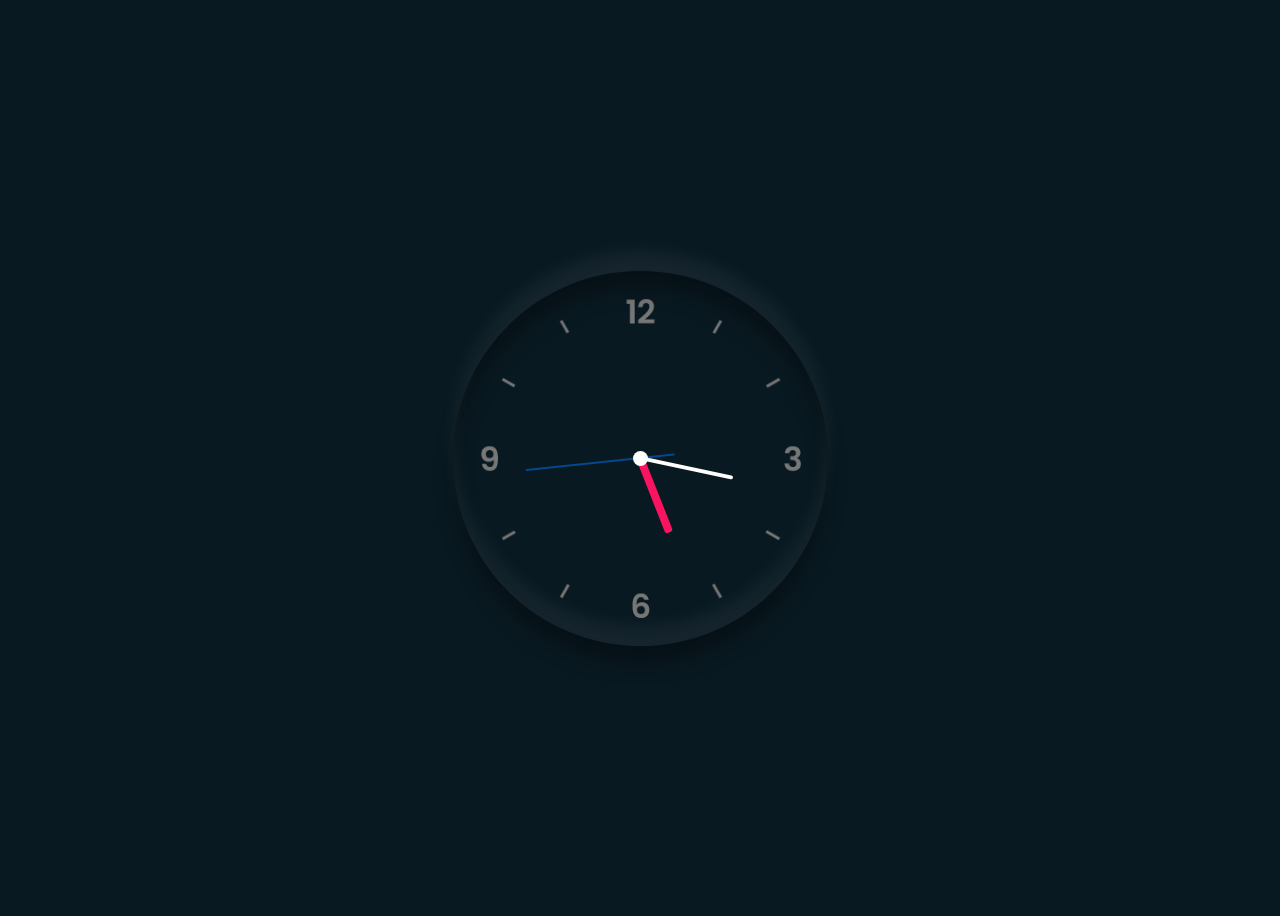
<file: analog-clock/index.html>
<!DOCTYPE html>
<html lang="en">
  <head>
    <meta charset="UTF-8" />
    <meta name="viewport" content="width=device-width, initial-scale=1.0" />
    <meta name="Description" content="A Simple Analog Clock" />
    <meta name="theme-color" content="#091921" />
    <link rel="stylesheet" href="main.css" />
    <link rel="shortcut icon" type="image/png" href="./images/favicon.png" />
    <title>Analog Clock</title>
  </head>
  <body class="dark">
    <div class="clock">
      <div class="hour">
        <div class="hr" id="hr"></div>
      </div>
      <div class="min">
        <div class="mn" id="mn"></div>
      </div>
      <div class="sec">
        <div class="sc" id="sc"></div>
      </div>
    </div>
    <script src="./main.js"></script>
  </body>
</html>
</file>
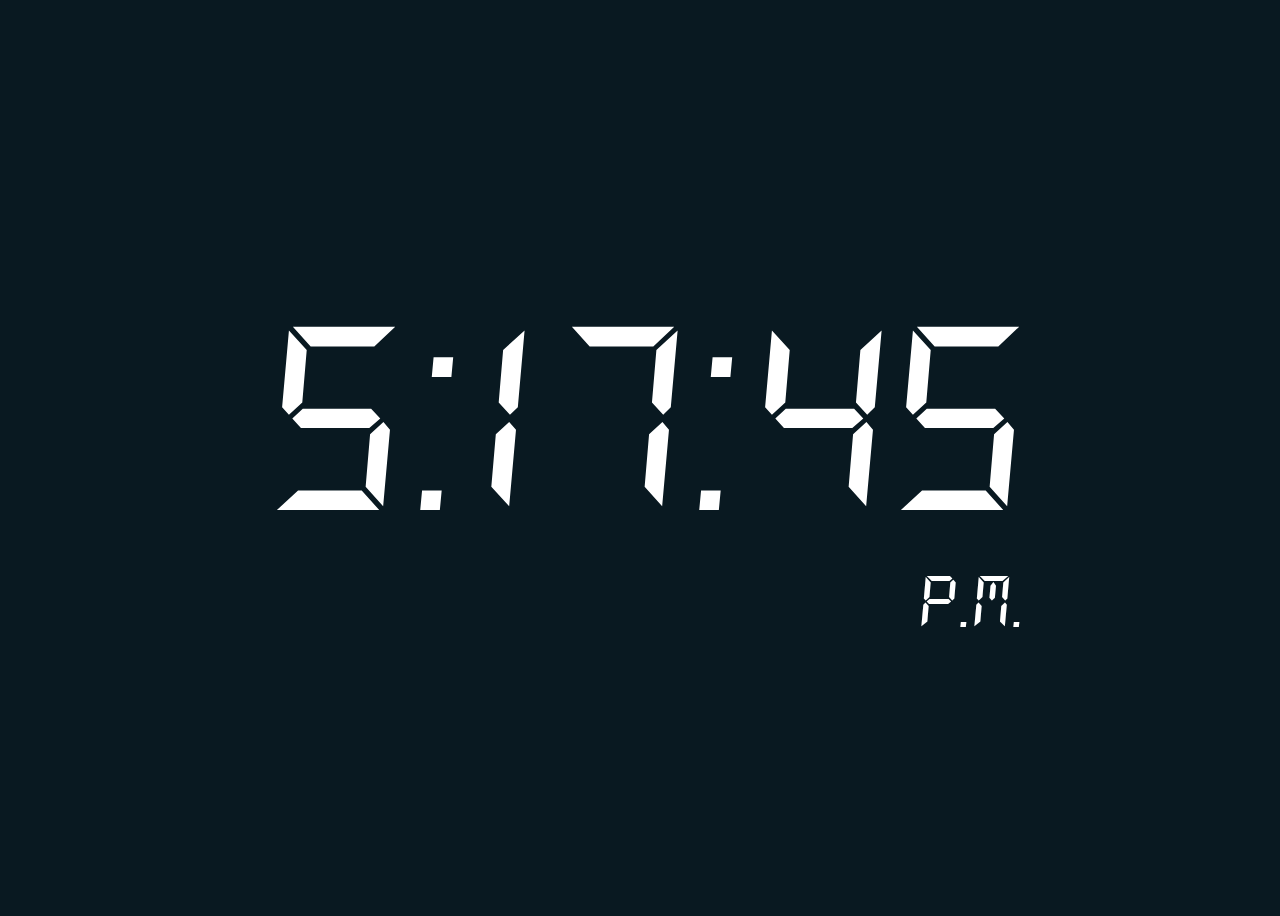
<file: digital-clock/index.html>
<!DOCTYPE html>
<html lang="en">
  <head>
    <meta charset="UTF-8" />
    <meta name="viewport" content="width=device-width, initial-scale=1.0" />
    <meta name="Description" content="A Simple Digital Clock" />
    <link rel="stylesheet" href="main.css" />
    <title>Digital Clock</title>
  </head>
  <body>
    <div class="watch-box">
      <div class="watch-container">
        <div class="time" id="time">12:00:00</div>
        <div class="meridiem" id="meridiem">PM</div>
      </div>
    </div>
    <script src="./main.js"></script>
  </body>
</html>
</file>
<file: analog-clock/main.css>
body {
  display: flex;
  justify-content: center;
  align-items: center;
  min-height: 100vh;
}

.dark {
  background: #091921;
}

.clock {
  background: url('./images/clock.png');
  background-size: cover;
  width: 375px;
  height: 375px;
  border: 3px;
  box-shadow: 0em -1.2em 1.2em rgb(255 255 255 / 6%),
    inset 0em -1.2em 1.2em rgb(255 255 255 / 6%),
    0em 1.2em 1.2em rgb(0 0 0 / 30%), inset 0em 1.2em 1.2em rgb(0 0 0 / 30%);
  border-radius: 50%;
  display: flex;
  justify-content: center;
  align-items: center;
}

.clock:before {
  content: '';
  width: 15px;
  height: 15px;
  background: white;
  border-radius: 50%;
  position: absolute;
  z-index: 10;
}

.clock .hour,
.clock .min,
.clock .sec {
  position: absolute;
}

.clock .hour,
.hr {
  width: 160px;
  height: 160px;
}

.clock .min,
.mn {
  width: 190px;
  height: 190px;
}

.clock .sec,
.sc {
  width: 230px;
  height: 230px;
}

.hr,
.mn,
.sc {
  display: flex;
  justify-content: center;
  position: absolute;
  border-radius: 50%;
}

.hr:before {
  content: '';
  position: absolute;
  width: 7.5px;
  height: 80px;
  background: #f81460;
  z-index: 10;
  border-radius: 2.8px;
}

.mn:before {
  content: '';
  position: absolute;
  width: 3.5px;
  height: 100px;
  background: #ffffff;
  z-index: 11;
  border-radius: 3px;
}

.sc:before {
  content: '';
  position: absolute;
  width: 2px;
  height: 150px;
  background: #0075fa80;
  z-index: 12;
  border-radius: 3px;
}
</file>
<file: digital-clock/main.css>
@font-face {
  font-family: digiClock;
  src: url(./fonts/DS-DIGII.TTF);
}

body {
  font-family: digiClock;
  display: flex;
  justify-content: center;
  align-items: center;
  min-height: 100vh;
  background: #091921;
  color: white;
}

.watch-container .time {
  font-size: 18rem;
  width: 80%;
}

.watch-container .meridiem {
  font-size: 5rem;
  float: right;
}

/* If the screen size is 600px wide or less, set the font-size of <div> to 30px */
@media screen and (max-width: 768px) {
  .watch-container .time {
    font-size: 10rem;
  }

  .watch-container .meridiem {
    font-size: 3rem;
  }
}

@media screen and (max-width: 600px) {
  .watch-container .time {
    font-size: 5rem;
  }

  .watch-container .meridiem {
    font-size: 2rem;
  }
}
</file>
